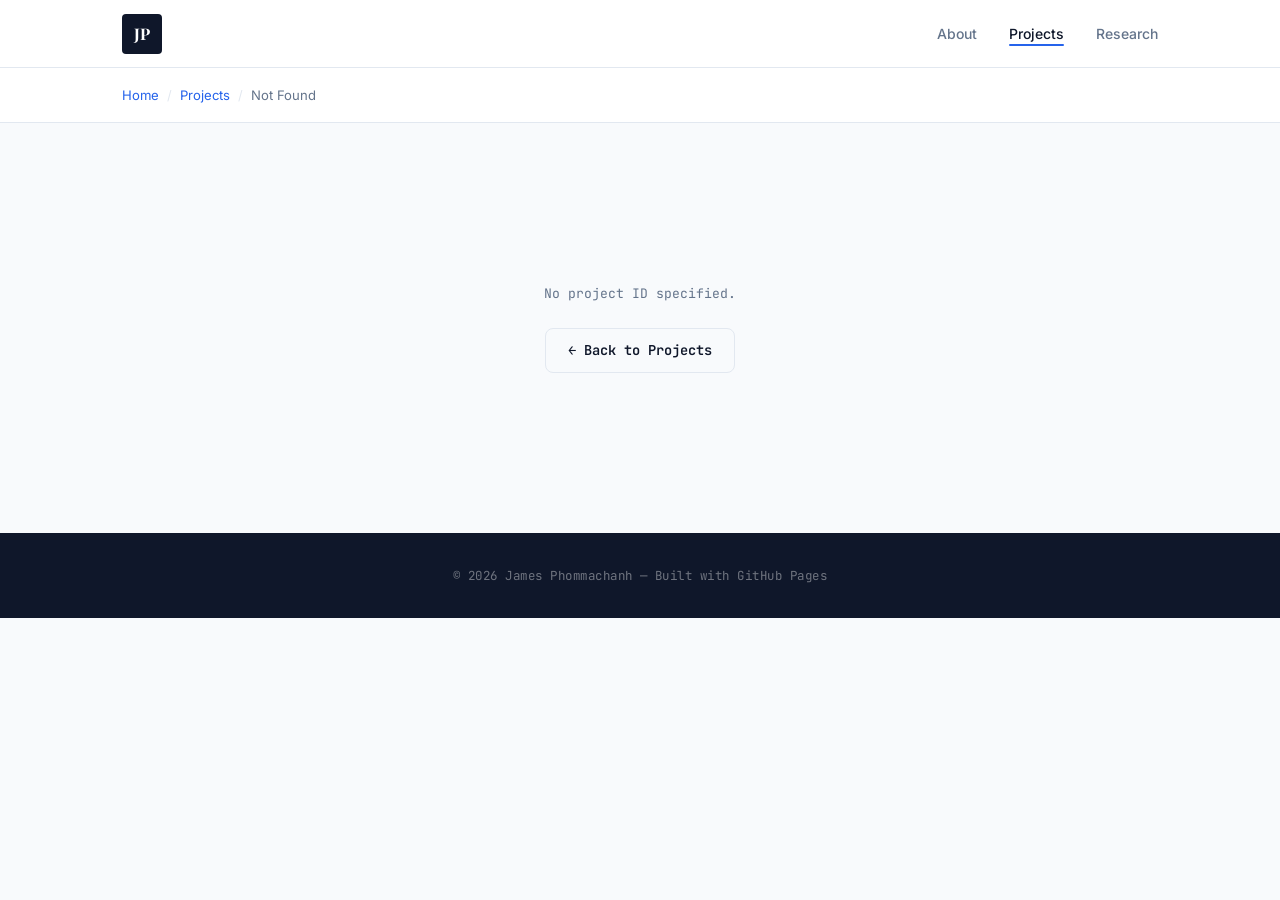
<file: project.html>
<!DOCTYPE html>
<html lang="en">
<head>
  <meta charset="UTF-8">
  <meta name="viewport" content="width=device-width, initial-scale=1.0">
  <title>Project | James Phommachanh</title>

  <link rel="preconnect" href="https://fonts.googleapis.com">
  <link rel="preconnect" href="https://fonts.gstatic.com" crossorigin>
  <link href="https://fonts.googleapis.com/css2?family=Playfair+Display:wght@400;600;700&family=Inter:wght@300;400;500;600&family=JetBrains+Mono:wght@400;500&display=swap" rel="stylesheet">

  <link rel="stylesheet" href="css/style.css">
</head>
<body>

  <!-- ===================== HEADER ===================== -->
  <header class="site-header">
    <div class="container">
      <a href="index.html" class="logo" aria-label="Home">JP</a>
      <nav class="site-nav" aria-label="Main navigation">
        <button class="nav-toggle" aria-label="Toggle menu" aria-expanded="false">
          <span></span><span></span><span></span>
        </button>
        <ul class="nav-list">
          <li><a href="index.html"    class="nav-link">About</a></li>
          <li><a href="projects.html" class="nav-link active">Projects</a></li>
          <li><a href="research.html" class="nav-link">Research</a></li>
        </ul>
      </nav>
    </div>
  </header>

  <!-- ===================== BREADCRUMB ===================== -->
  <div class="breadcrumb-bar">
    <div class="container">
      <nav class="breadcrumb" aria-label="Breadcrumb">
        <a href="index.html">Home</a>
        <span class="breadcrumb-sep">/</span>
        <a href="projects.html">Projects</a>
        <span class="breadcrumb-sep">/</span>
        <span id="bc-title">Loading…</span>
      </nav>
    </div>
  </div>

  <!-- ===================== DETAIL CONTENT ===================== -->
  <section class="detail-section">
    <div class="container">

      <!-- Content injected by project-detail.js -->
      <div id="project-detail">
        <div class="loading-state">
          <div class="spinner"></div>
          <p>Loading project…</p>
        </div>
      </div>

    </div>
  </section>

  <!-- ===================== FOOTER ===================== -->
  <footer class="site-footer">
    <div class="container">
      <p>&copy; <span id="year"></span> James Phommachanh &mdash; Built with GitHub Pages</p>
    </div>
  </footer>

  <script src="js/nav.js"></script>
  <script src="js/project-detail.js"></script>
  <script>
    document.getElementById('year').textContent = new Date().getFullYear();
  </script>
</body>
</html>
</file>
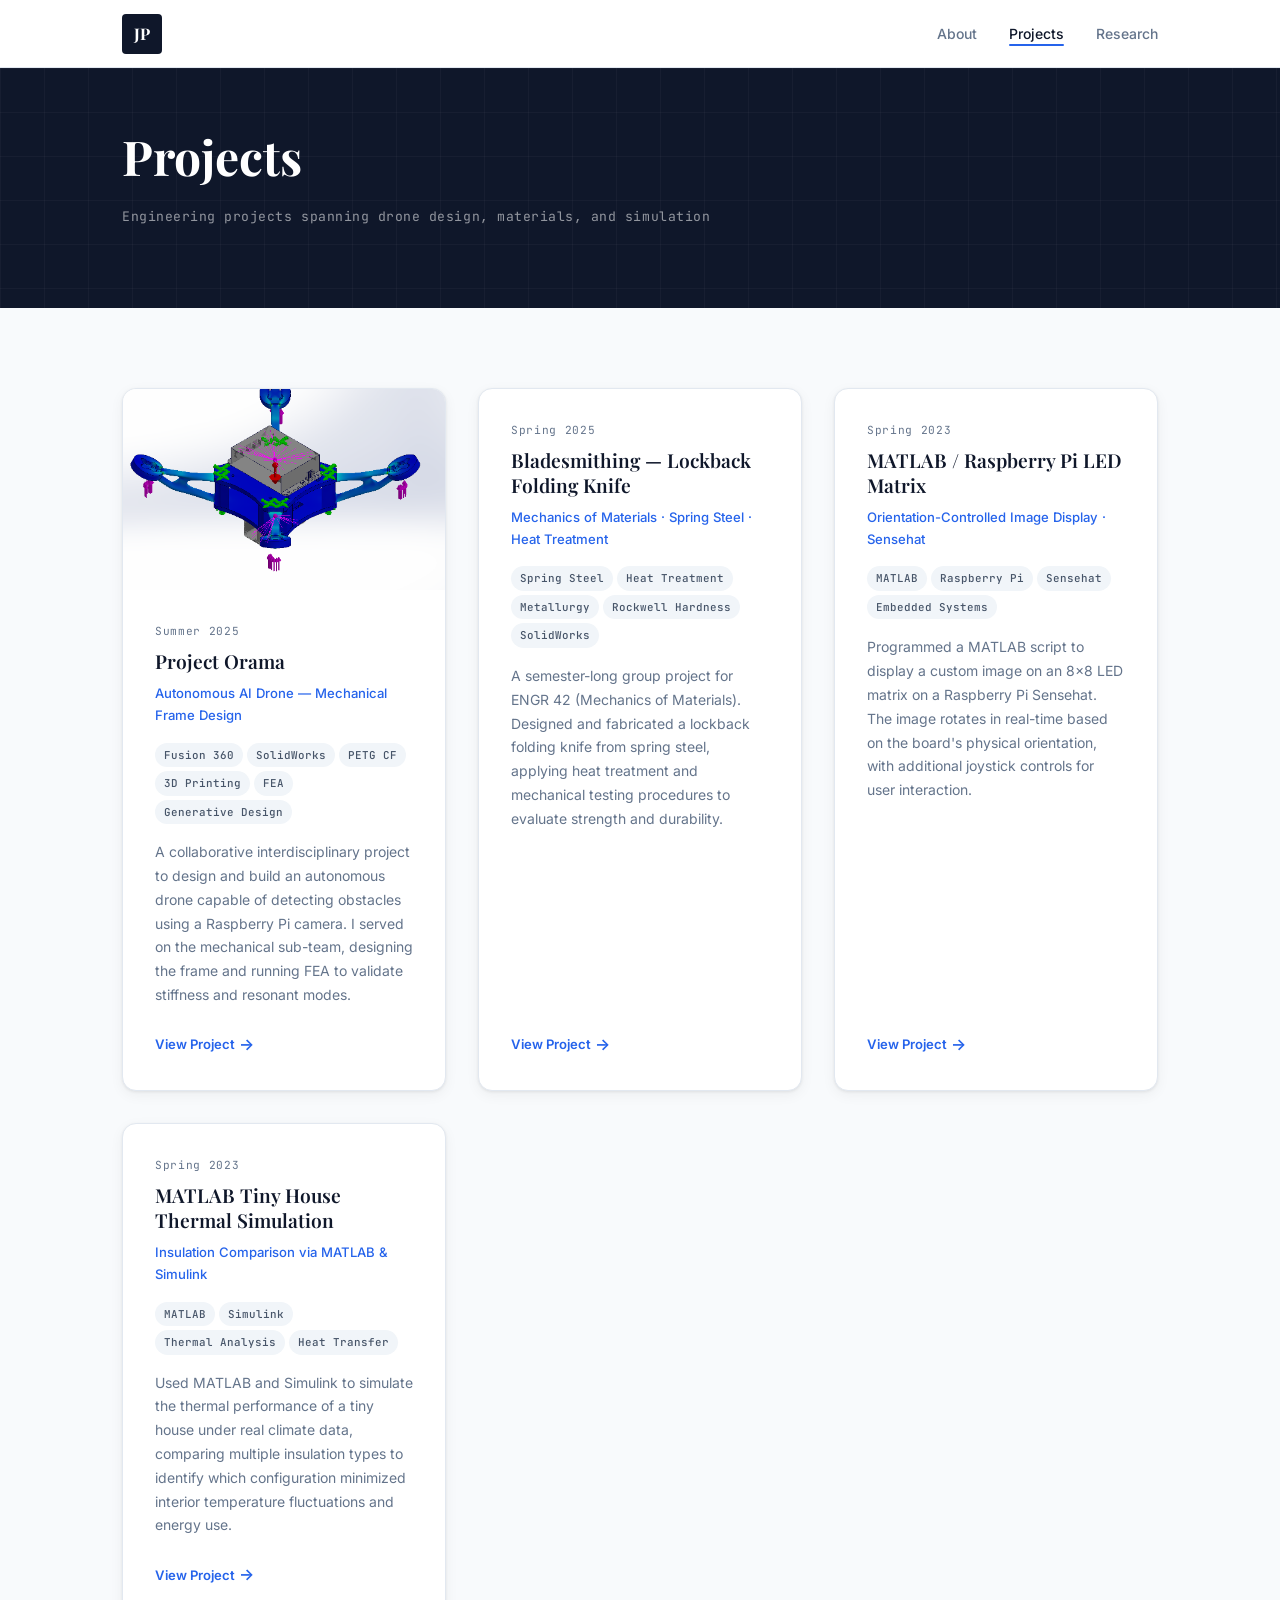
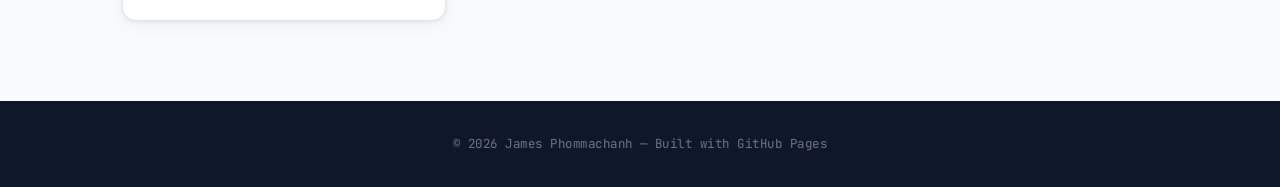
<file: projects.html>
<!DOCTYPE html>
<html lang="en">
<head>
  <meta charset="UTF-8">
  <meta name="viewport" content="width=device-width, initial-scale=1.0">
  <title>Projects | James Phommachanh</title>
  <meta name="description" content="Projects by [Your Name].">

  <link rel="preconnect" href="https://fonts.googleapis.com">
  <link rel="preconnect" href="https://fonts.gstatic.com" crossorigin>
  <link href="https://fonts.googleapis.com/css2?family=Playfair+Display:wght@400;600;700&family=Inter:wght@300;400;500;600&family=JetBrains+Mono:wght@400;500&display=swap" rel="stylesheet">

  <link rel="stylesheet" href="css/style.css">
</head>
<body>

  <!-- ===================== HEADER ===================== -->
  <header class="site-header">
    <div class="container">
      <a href="index.html" class="logo" aria-label="Home">JP</a>
      <nav class="site-nav" aria-label="Main navigation">
        <button class="nav-toggle" aria-label="Toggle menu" aria-expanded="false">
          <span></span><span></span><span></span>
        </button>
        <ul class="nav-list">
          <li><a href="index.html"    class="nav-link">About</a></li>
          <li><a href="projects.html" class="nav-link active">Projects</a></li>
          <li><a href="research.html" class="nav-link">Research</a></li>
        </ul>
      </nav>
    </div>
  </header>

  <!-- ===================== PAGE HEADER ===================== -->
  <section class="page-header">
    <div class="container">
      <h1 class="page-title">Projects</h1>
      <!-- EDIT: Customize this subtitle to match your work -->
      <p class="page-subtitle">Engineering projects spanning drone design, materials, and simulation</p>
    </div>
  </section>

  <!-- ===================== PROJECT GRID ===================== -->
  <section class="list-section">
    <div class="container">

      <!-- Cards are injected here by projects.js -->
      <div id="projects-grid" class="item-grid">
        <!-- Loading state shown while JSON is fetching -->
        <div class="loading-state" style="grid-column:1/-1;">
          <div class="spinner"></div>
          <p>Loading projects…</p>
        </div>
      </div>

    </div>
  </section>

  <!-- ===================== FOOTER ===================== -->
  <footer class="site-footer">
    <div class="container">
      <p>&copy; <span id="year"></span> James Phommachanh &mdash; Built with GitHub Pages</p>
    </div>
  </footer>

  <script src="js/nav.js"></script>
  <script src="js/projects.js"></script>
  <script>
    document.getElementById('year').textContent = new Date().getFullYear();
  </script>
</body>
</html>
</file>
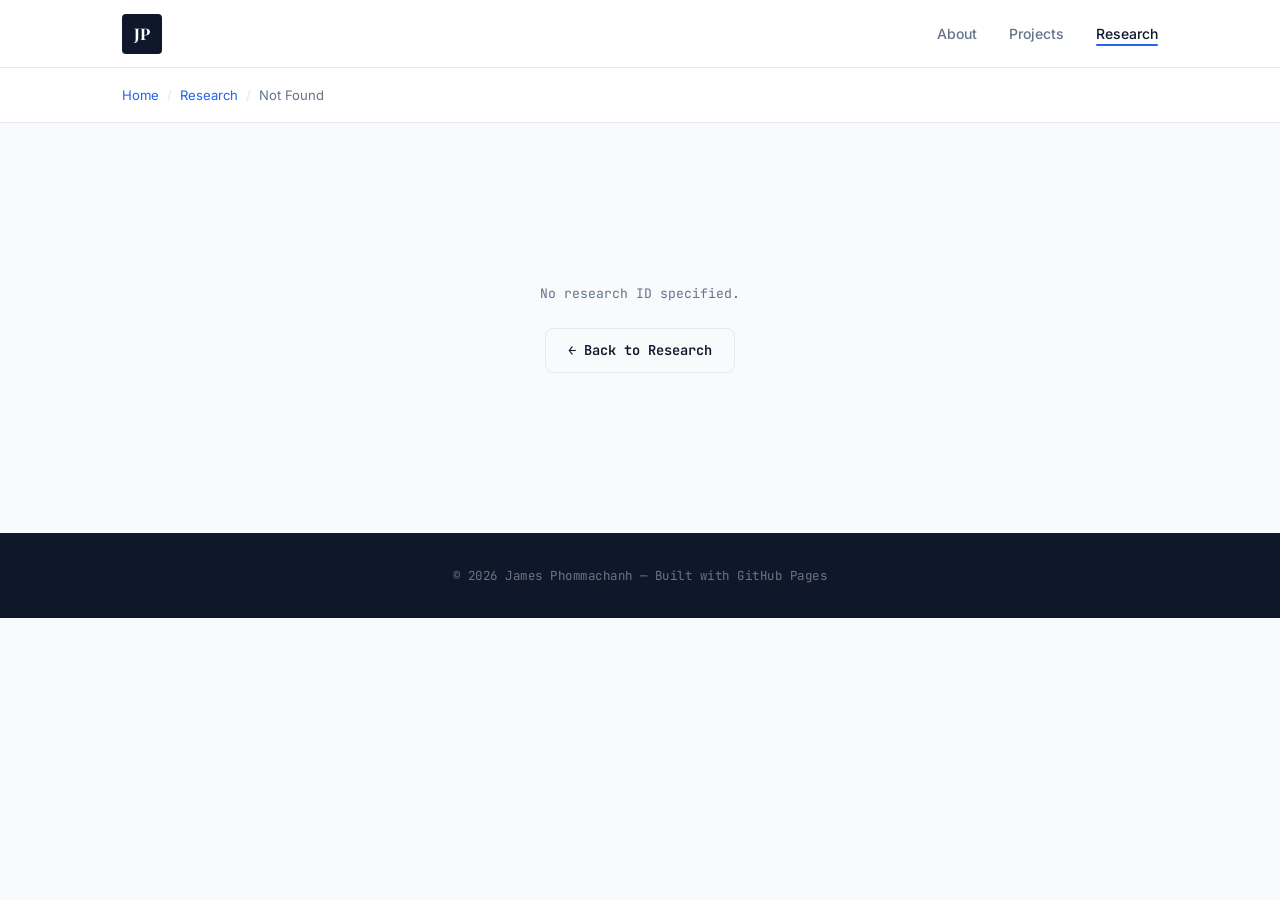
<file: research-item.html>
<!DOCTYPE html>
<html lang="en">
<head>
  <meta charset="UTF-8">
  <meta name="viewport" content="width=device-width, initial-scale=1.0">
  <title>Research | James Phommachanh</title>

  <link rel="preconnect" href="https://fonts.googleapis.com">
  <link rel="preconnect" href="https://fonts.gstatic.com" crossorigin>
  <link href="https://fonts.googleapis.com/css2?family=Playfair+Display:wght@400;600;700&family=Inter:wght@300;400;500;600&family=JetBrains+Mono:wght@400;500&display=swap" rel="stylesheet">

  <link rel="stylesheet" href="css/style.css">
</head>
<body>

  <!-- ===================== HEADER ===================== -->
  <header class="site-header">
    <div class="container">
      <a href="index.html" class="logo" aria-label="Home">JP</a>
      <nav class="site-nav" aria-label="Main navigation">
        <button class="nav-toggle" aria-label="Toggle menu" aria-expanded="false">
          <span></span><span></span><span></span>
        </button>
        <ul class="nav-list">
          <li><a href="index.html"    class="nav-link">About</a></li>
          <li><a href="projects.html" class="nav-link">Projects</a></li>
          <li><a href="research.html" class="nav-link active">Research</a></li>
        </ul>
      </nav>
    </div>
  </header>

  <!-- ===================== BREADCRUMB ===================== -->
  <div class="breadcrumb-bar">
    <div class="container">
      <nav class="breadcrumb" aria-label="Breadcrumb">
        <a href="index.html">Home</a>
        <span class="breadcrumb-sep">/</span>
        <a href="research.html">Research</a>
        <span class="breadcrumb-sep">/</span>
        <span id="bc-title">Loading…</span>
      </nav>
    </div>
  </div>

  <!-- ===================== DETAIL CONTENT ===================== -->
  <section class="detail-section">
    <div class="container">

      <!-- Content injected by research-detail.js -->
      <div id="research-detail">
        <div class="loading-state">
          <div class="spinner"></div>
          <p>Loading research item…</p>
        </div>
      </div>

    </div>
  </section>

  <!-- ===================== FOOTER ===================== -->
  <footer class="site-footer">
    <div class="container">
      <p>&copy; <span id="year"></span> James Phommachanh &mdash; Built with GitHub Pages</p>
    </div>
  </footer>

  <script src="js/nav.js"></script>
  <script src="js/research-detail.js"></script>
  <script>
    document.getElementById('year').textContent = new Date().getFullYear();
  </script>
</body>
</html>
</file>
<file: css/style.css>
/* ============================================================
   PORTFOLIO — style.css
   Shared styles for all pages
   ============================================================ */

/* 1. Design Tokens */
:root {
  /* Colors */
  --color-bg:          #F8FAFC;
  --color-surface:     #FFFFFF;
  --color-navy:        #0F172A;
  --color-blue:        #2563EB;
  --color-blue-dark:   #1D4ED8;
  --color-blue-light:  #EFF6FF;
  --color-blue-mid:    #BFDBFE;
  --color-text:        #1E293B;
  --color-muted:       #64748B;
  --color-border:      #E2E8F0;
  --color-tag-bg:      #F1F5F9;
  --color-tag-text:    #475569;

  /* Typography */
  --font-display: 'Playfair Display', Georgia, serif;
  --font-body:    'Inter', system-ui, -apple-system, sans-serif;
  --font-mono:    'JetBrains Mono', 'Fira Code', 'Courier New', monospace;

  /* Spacing */
  --sp-xs:  0.25rem;
  --sp-sm:  0.5rem;
  --sp-md:  1rem;
  --sp-lg:  1.5rem;
  --sp-xl:  2rem;
  --sp-2xl: 3rem;
  --sp-3xl: 5rem;

  /* Layout */
  --max-w:       1100px;
  --header-h:    68px;

  /* Shape */
  --r-sm:   4px;
  --r-md:   8px;
  --r-lg:   14px;
  --r-full: 9999px;

  /* Shadow */
  --shadow-sm:    0 1px 2px rgba(0,0,0,0.05);
  --shadow-md:    0 1px 3px rgba(0,0,0,0.07), 0 4px 14px rgba(0,0,0,0.05);
  --shadow-hover: 0 4px 8px rgba(0,0,0,0.07), 0 12px 24px rgba(0,0,0,0.08);

  /* Motion */
  --ease: 0.2s ease;
  --ease-slow: 0.4s ease;
}

/* 2. Reset */
*, *::before, *::after { box-sizing: border-box; margin: 0; padding: 0; }
html  { scroll-behavior: smooth; }
body  {
  font-family: var(--font-body);
  background: var(--color-bg);
  color: var(--color-text);
  line-height: 1.7;
  -webkit-font-smoothing: antialiased;
}
img   { max-width: 100%; display: block; }
a     { color: var(--color-blue); text-decoration: none; transition: color var(--ease); }
a:hover { color: var(--color-blue-dark); }
ul    { list-style: none; }

/* 3. Layout */
.container {
  max-width: var(--max-w);
  margin: 0 auto;
  padding: 0 var(--sp-xl);
}

/* ============================================================
   HEADER & NAVIGATION
   ============================================================ */
.site-header {
  position: sticky;
  top: 0;
  z-index: 200;
  height: var(--header-h);
  background: var(--color-surface);
  border-bottom: 1px solid var(--color-border);
  display: flex;
  align-items: center;
}

.site-header .container {
  display: flex;
  align-items: center;
  justify-content: space-between;
  width: 100%;
}

.logo {
  font-family: var(--font-display);
  font-weight: 700;
  font-size: 1rem;
  background: var(--color-navy);
  color: #fff;
  width: 40px;
  height: 40px;
  display: flex;
  align-items: center;
  justify-content: center;
  border-radius: var(--r-sm);
  letter-spacing: 0.03em;
  transition: background var(--ease);
}
.logo:hover { background: var(--color-blue); color: #fff; }

.site-nav { display: flex; align-items: center; }

.nav-list {
  display: flex;
  align-items: center;
  gap: var(--sp-xl);
}

.nav-link {
  font-size: 0.875rem;
  font-weight: 500;
  color: var(--color-muted);
  position: relative;
  padding-bottom: 2px;
  transition: color var(--ease);
}
.nav-link::after {
  content: '';
  position: absolute;
  bottom: -2px;
  left: 0;
  height: 2px;
  width: 0;
  background: var(--color-blue);
  border-radius: var(--r-full);
  transition: width var(--ease);
}
.nav-link:hover,
.nav-link.active { color: var(--color-navy); }
.nav-link.active::after,
.nav-link:hover::after { width: 100%; }

/* Hamburger (mobile) */
.nav-toggle {
  display: none;
  flex-direction: column;
  gap: 5px;
  background: none;
  border: none;
  cursor: pointer;
  padding: 8px;
  position: relative;
  z-index: 300;
}
.nav-toggle span {
  display: block;
  width: 22px;
  height: 2px;
  background: var(--color-navy);
  border-radius: var(--r-full);
  transition: transform var(--ease), opacity var(--ease);
}
.nav-toggle.open span:nth-child(1) { transform: translateY(7px) rotate(45deg); background:#fff; }
.nav-toggle.open span:nth-child(2) { opacity: 0; }
.nav-toggle.open span:nth-child(3) { transform: translateY(-7px) rotate(-45deg); background:#fff; }

/* ============================================================
   HERO (About page)
   ============================================================ */
.hero {
  background: var(--color-navy);
  padding: var(--sp-3xl) 0;
  overflow: hidden;
  position: relative;
}
.hero::before {
  content: '';
  position: absolute;
  inset: 0;
  background-image:
    linear-gradient(rgba(255,255,255,0.03) 1px, transparent 1px),
    linear-gradient(90deg, rgba(255,255,255,0.03) 1px, transparent 1px);
  background-size: 44px 44px;
  pointer-events: none;
}

.hero-inner {
  display: flex;
  align-items: center;
  gap: var(--sp-3xl);
  position: relative;
  z-index: 1;
}

/* --- Profile Photo --- */
.hero-photo { flex-shrink: 0; }

.photo-frame {
  width: 190px;
  height: 190px;
  border-radius: 50%;
  overflow: hidden;
  border: 4px solid rgba(255,255,255,0.12);
  outline: 2px solid var(--color-blue);
  outline-offset: 4px;
}
.photo-frame img {
  width: 100%;
  height: 100%;
  object-fit: cover;
}
.photo-placeholder {
  width: 100%;
  height: 100%;
  background: rgba(255,255,255,0.06);
  display: flex;
  flex-direction: column;
  align-items: center;
  justify-content: center;
  gap: var(--sp-sm);
  color: rgba(255,255,255,0.45);
  font-family: var(--font-mono);
  font-size: 0.68rem;
  text-align: center;
  padding: var(--sp-lg);
  line-height: 1.5;
}
.photo-placeholder svg { margin-bottom: var(--sp-xs); opacity: 0.5; }

/* --- Hero Text --- */
.hero-text { color: #fff; }
.hero-eyebrow {
  font-family: var(--font-mono);
  font-size: 0.78rem;
  color: var(--color-blue-mid);
  letter-spacing: 0.14em;
  text-transform: uppercase;
  margin-bottom: var(--sp-sm);
}
.hero-name {
  font-family: var(--font-display);
  font-size: clamp(2.4rem, 5vw, 3.8rem);
  font-weight: 700;
  line-height: 1.1;
  margin-bottom: var(--sp-md);
  color: #fff;
}

/* SIGNATURE: animated underline draws left→right on load */
.name-underline { display: inline-block; position: relative; }
.name-underline::after {
  content: '';
  position: absolute;
  bottom: -6px;
  left: 0;
  height: 3px;
  width: 100%;
  background: var(--color-blue);
  border-radius: var(--r-full);
  transform: scaleX(0);
  transform-origin: left center;
  animation: drawUnderline 0.8s cubic-bezier(.16,1,.3,1) 0.4s forwards;
}
@keyframes drawUnderline { to { transform: scaleX(1); } }

.hero-role {
  font-size: 1rem;
  color: rgba(255,255,255,0.6);
  font-weight: 400;
}

/* ============================================================
   ABOUT SECTION
   ============================================================ */
.about-section { padding: var(--sp-3xl) 0; }

.about-grid {
  display: grid;
  grid-template-columns: 1fr 290px;
  gap: var(--sp-3xl);
  align-items: start;
}

.section-heading {
  font-family: var(--font-display);
  font-size: 1.75rem;
  font-weight: 600;
  color: var(--color-navy);
  margin-bottom: var(--sp-xl);
  padding-bottom: var(--sp-md);
  border-bottom: 2px solid var(--color-blue-light);
}

.about-content p {
  font-size: 1.03rem;
  line-height: 1.85;
  color: var(--color-text);
  margin-bottom: var(--sp-lg);
}
.about-content p:last-child { margin-bottom: 0; }

/* Sidebar Info Cards */
.info-card {
  background: var(--color-surface);
  border: 1px solid var(--color-border);
  border-radius: var(--r-lg);
  padding: var(--sp-xl);
  box-shadow: var(--shadow-sm);
  margin-bottom: var(--sp-lg);
}
.info-card:last-child { margin-bottom: 0; }

.card-label {
  font-family: var(--font-mono);
  font-size: 0.68rem;
  font-weight: 500;
  color: var(--color-muted);
  text-transform: uppercase;
  letter-spacing: 0.12em;
  margin-bottom: var(--sp-lg);
}

.info-list { display: flex; flex-direction: column; gap: var(--sp-md); }
.info-list li { display: flex; flex-direction: column; gap: 2px; }
.info-key {
  font-family: var(--font-mono);
  font-size: 0.68rem;
  text-transform: uppercase;
  letter-spacing: 0.08em;
  color: var(--color-muted);
}
.info-val {
  font-size: 0.9rem;
  font-weight: 500;
  color: var(--color-text);
}
.info-val.link { color: var(--color-blue); }

.social-list { display: flex; flex-direction: column; gap: var(--sp-sm); }
.social-link {
  display: inline-flex;
  align-items: center;
  gap: var(--sp-sm);
  font-size: 0.875rem;
  font-weight: 500;
  color: var(--color-text);
  transition: color var(--ease), transform var(--ease);
}
.social-link:hover { color: var(--color-blue); transform: translateX(4px); }
.social-link::before { content: '→'; color: var(--color-blue); font-size: 0.78rem; }

/* ============================================================
   PAGE HEADER (Projects, Research inner pages)
   ============================================================ */
.page-header {
  background: var(--color-navy);
  padding: var(--sp-2xl) 0 var(--sp-3xl);
  position: relative;
  overflow: hidden;
}
.page-header::before {
  content: '';
  position: absolute;
  inset: 0;
  background-image:
    linear-gradient(rgba(255,255,255,0.03) 1px, transparent 1px),
    linear-gradient(90deg, rgba(255,255,255,0.03) 1px, transparent 1px);
  background-size: 44px 44px;
  pointer-events: none;
}
.page-header .container { position: relative; z-index: 1; }
.page-title {
  font-family: var(--font-display);
  font-size: clamp(2rem, 4vw, 3rem);
  font-weight: 700;
  color: #fff;
  margin-bottom: var(--sp-sm);
}
.page-subtitle {
  font-family: var(--font-mono);
  font-size: 0.82rem;
  color: rgba(255,255,255,0.55);
  letter-spacing: 0.04em;
}

/* ============================================================
   ITEM GRID (Projects & Research listing)
   ============================================================ */
.list-section { padding: var(--sp-3xl) 0; }

.item-grid {
  display: grid;
  grid-template-columns: repeat(auto-fill, minmax(310px, 1fr));
  gap: var(--sp-xl);
}

/* Card */
.item-card {
  background: var(--color-surface);
  border: 1px solid var(--color-border);
  border-radius: var(--r-lg);
  box-shadow: var(--shadow-md);
  display: flex;
  flex-direction: column;
  overflow: hidden;
  transition: transform var(--ease), box-shadow var(--ease);
}
.item-card:hover {
  transform: translateY(-4px);
  box-shadow: var(--shadow-hover);
}

.card-image-wrap {
  width: 100%;
  aspect-ratio: 16 / 10;
  overflow: hidden;
  background: var(--color-tag-bg);
}
.card-image-wrap img {
  width: 100%;
  height: 100%;
  object-fit: cover;
  transition: transform 0.4s ease;
}
.item-card:hover .card-image-wrap img { transform: scale(1.04); }

.card-body {
  padding: var(--sp-xl);
  display: flex;
  flex-direction: column;
  flex: 1;
}

.card-date {
  font-family: var(--font-mono);
  font-size: 0.7rem;
  color: var(--color-muted);
  letter-spacing: 0.06em;
  margin-bottom: var(--sp-sm);
}
.card-title {
  font-family: var(--font-display);
  font-size: 1.2rem;
  font-weight: 600;
  color: var(--color-navy);
  line-height: 1.3;
  margin-bottom: var(--sp-sm);
}
.card-subtitle {
  font-size: 0.82rem;
  color: var(--color-blue);
  font-weight: 500;
  margin-bottom: var(--sp-md);
}

.card-tags {
  display: flex;
  flex-wrap: wrap;
  gap: var(--sp-xs);
  margin-bottom: var(--sp-md);
}
.tag {
  font-family: var(--font-mono);
  font-size: 0.68rem;
  font-weight: 500;
  background: var(--color-tag-bg);
  color: var(--color-tag-text);
  padding: 3px 9px;
  border-radius: var(--r-full);
}

.card-summary {
  font-size: 0.875rem;
  color: var(--color-muted);
  line-height: 1.7;
  flex: 1;
  margin-bottom: var(--sp-lg);
}

.card-cta {
  display: inline-flex;
  align-items: center;
  gap: 4px;
  font-size: 0.82rem;
  font-weight: 600;
  color: var(--color-blue);
  margin-top: auto;
  transition: gap var(--ease), color var(--ease);
}
.card-cta:hover { gap: 8px; color: var(--color-blue-dark); }
.card-cta .arrow { font-size: 1rem; }

/* ============================================================
   DETAIL PAGE
   ============================================================ */
.breadcrumb-bar {
  background: var(--color-surface);
  border-bottom: 1px solid var(--color-border);
  padding: var(--sp-md) 0;
}
.breadcrumb {
  display: flex;
  align-items: center;
  gap: var(--sp-sm);
  font-size: 0.82rem;
  color: var(--color-muted);
}
.breadcrumb a { color: var(--color-blue); }
.breadcrumb-sep { color: var(--color-border); }

.detail-section { padding: var(--sp-3xl) 0; }

.detail-layout {
  display: grid;
  grid-template-columns: 1fr 260px;
  gap: var(--sp-3xl);
  align-items: start;
}

.detail-date {
  font-family: var(--font-mono);
  font-size: 0.75rem;
  color: var(--color-muted);
  margin-bottom: var(--sp-md);
  letter-spacing: 0.06em;
}
.detail-title {
  font-family: var(--font-display);
  font-size: clamp(1.8rem, 4vw, 2.8rem);
  font-weight: 700;
  color: var(--color-navy);
  line-height: 1.2;
  margin-bottom: var(--sp-md);
}
.detail-subtitle {
  font-size: 1rem;
  color: var(--color-blue);
  font-weight: 500;
  margin-bottom: var(--sp-lg);
}

.detail-description {
  font-size: 1.03rem;
  line-height: 1.85;
  color: var(--color-text);
  margin-bottom: var(--sp-2xl);
}
.detail-description p { margin-bottom: var(--sp-lg); }
.detail-description p:last-child { margin-bottom: 0; }

/* Hero image at top of detail page */
.detail-hero-image {
  width: 100%;
  border-radius: var(--r-lg);
  overflow: hidden;
  margin-bottom: var(--sp-2xl);
  box-shadow: var(--shadow-md);
  background: var(--color-tag-bg);
}
.detail-hero-image img {
  width: 100%;
  max-height: 460px;
  object-fit: cover;
  display: block;
}

/* Photo gallery grid */
.gallery-block { margin-bottom: var(--sp-2xl); }
.gallery-label {
  font-family: var(--font-mono);
  font-size: 0.68rem;
  text-transform: uppercase;
  letter-spacing: 0.1em;
  color: var(--color-muted);
  margin-bottom: var(--sp-md);
}
.gallery-grid {
  display: grid;
  grid-template-columns: repeat(auto-fill, minmax(220px, 1fr));
  gap: var(--sp-md);
}
.gallery-item {
  border: 1px solid var(--color-border);
  border-radius: var(--r-md);
  overflow: hidden;
  background: var(--color-surface);
  box-shadow: var(--shadow-sm);
}
.gallery-item img,
.gallery-item video {
  width: 100%;
  aspect-ratio: 4 / 3;
  object-fit: cover;
  display: block;
  cursor: zoom-in;
  transition: transform var(--ease);
  background: var(--color-tag-bg);
  /* keeps the cell the right size even when image fails to load */
  min-height: 160px;
}
.gallery-item img[src=""],
.gallery-item img:not([src]) {
  background: var(--color-tag-bg);
}
.gallery-item img:hover,
.gallery-item video:hover { transform: scale(1.03); }

/* Video badge overlay */
.gallery-item { position: relative; }
.gallery-video-badge {
  position: absolute;
  top: 8px;
  left: 8px;
  background: rgba(15, 23, 42, 0.75);
  color: #fff;
  font-family: var(--font-mono);
  font-size: 0.62rem;
  font-weight: 500;
  letter-spacing: 0.08em;
  padding: 3px 8px;
  border-radius: var(--r-full);
  pointer-events: none;
  z-index: 2;
}

/* Broken image placeholder */
.gallery-broken {
  width: 100%;
  aspect-ratio: 4 / 3;
  min-height: 160px;
  background: var(--color-tag-bg);
  display: flex;
  flex-direction: column;
  align-items: center;
  justify-content: center;
  gap: var(--sp-sm);
  color: var(--color-muted);
  font-family: var(--font-mono);
  font-size: 0.7rem;
}

.gallery-caption {
  font-size: 0.78rem;
  color: var(--color-muted);
  padding: var(--sp-sm) var(--sp-md);
  border-top: 1px solid var(--color-border);
}

/* Lightbox */
.lightbox-overlay {
  position: fixed;
  inset: 0;
  background: rgba(15, 23, 42, 0.92);
  display: none;
  align-items: center;
  justify-content: center;
  z-index: 500;
  padding: var(--sp-xl);
  cursor: zoom-out;
}
.lightbox-overlay.open { display: flex; }
.lightbox-overlay img,
.lightbox-overlay video {
  max-width: 100%;
  max-height: 85vh;
  border-radius: var(--r-md);
  box-shadow: 0 20px 60px rgba(0,0,0,0.5);
  cursor: default;
}
.lightbox-overlay video { cursor: default; background: #000; }
.lightbox-close {
  position: absolute;
  top: var(--sp-xl);
  right: var(--sp-xl);
  background: rgba(255,255,255,0.1);
  border: none;
  color: #fff;
  width: 38px;
  height: 38px;
  border-radius: 50%;
  font-size: 1.2rem;
  cursor: pointer;
  display: flex;
  align-items: center;
  justify-content: center;
  z-index: 510;
}
.lightbox-close:hover { background: rgba(255,255,255,0.2); }

.highlights-block {
  background: var(--color-blue-light);
  border-left: 3px solid var(--color-blue);
  border-radius: 0 var(--r-md) var(--r-md) 0;
  padding: var(--sp-xl);
  margin-bottom: var(--sp-2xl);
}
.highlights-label {
  font-family: var(--font-mono);
  font-size: 0.68rem;
  text-transform: uppercase;
  letter-spacing: 0.1em;
  color: var(--color-blue);
  margin-bottom: var(--sp-md);
}
.highlights-list { display: flex; flex-direction: column; gap: var(--sp-sm); }
.highlights-list li {
  display: flex;
  align-items: flex-start;
  gap: var(--sp-sm);
  font-size: 0.925rem;
  color: var(--color-text);
}
.highlights-list li::before {
  content: '✓';
  color: var(--color-blue);
  font-weight: 700;
  flex-shrink: 0;
  margin-top: 2px;
}

/* Buttons */
.btn-row { display: flex; flex-wrap: wrap; gap: var(--sp-md); margin-top: var(--sp-xl); }
.btn {
  display: inline-flex;
  align-items: center;
  gap: var(--sp-sm);
  padding: 10px 22px;
  border-radius: var(--r-md);
  font-size: 0.855rem;
  font-weight: 600;
  border: none;
  cursor: pointer;
  transition: all var(--ease);
}
.btn-primary { background: var(--color-blue); color: #fff; }
.btn-primary:hover { background: var(--color-blue-dark); color: #fff; transform: translateY(-1px); }
.btn-outline {
  background: transparent;
  color: var(--color-navy);
  border: 1.5px solid var(--color-border);
}
.btn-outline:hover { border-color: var(--color-blue); color: var(--color-blue); transform: translateY(-1px); }

/* Detail sidebar */
.detail-sidebar .info-card { margin-bottom: var(--sp-lg); }

/* ============================================================
   PROJECT DETAIL — 4-SECTION FORMAT
   ============================================================ */
.project-section {
  margin-bottom: var(--sp-3xl);
  padding-bottom: var(--sp-3xl);
  border-bottom: 1px solid var(--color-border);
}
.project-section:last-of-type {
  border-bottom: none;
  margin-bottom: 0;
  padding-bottom: 0;
}

.project-section-heading {
  display: flex;
  align-items: baseline;
  gap: var(--sp-md);
  margin-bottom: var(--sp-xl);
}
.project-section-num {
  font-family: var(--font-mono);
  font-size: 0.72rem;
  font-weight: 500;
  color: var(--color-blue);
  letter-spacing: 0.1em;
  flex-shrink: 0;
}
.project-section-title {
  font-family: var(--font-display);
  font-size: 1.3rem;
  font-weight: 600;
  color: var(--color-navy);
  padding-bottom: var(--sp-sm);
  border-bottom: 2px solid var(--color-blue-light);
  flex: 1;
}

/* Design Goals list */
.goals-list {
  display: flex;
  flex-direction: column;
  gap: var(--sp-md);
}
.goals-list li {
  display: flex;
  align-items: flex-start;
  gap: var(--sp-md);
  font-size: 0.95rem;
  line-height: 1.7;
  color: var(--color-text);
}
.goals-list li::before {
  content: '';
  flex-shrink: 0;
  width: 7px;
  height: 7px;
  border: 2px solid var(--color-blue);
  border-radius: 50%;
  margin-top: 8px;
}

/* Design Process text */
.process-text {
  font-size: 1rem;
  line-height: 1.85;
  color: var(--color-text);
  margin-bottom: var(--sp-xl);
}
.process-text p { margin-bottom: var(--sp-lg); }
.process-text p:last-child { margin-bottom: 0; }

/* Challenges list */
.challenges-list {
  display: flex;
  flex-direction: column;
  gap: var(--sp-md);
  margin-bottom: var(--sp-xl);
}
.challenges-list li {
  display: flex;
  align-items: flex-start;
  gap: var(--sp-md);
  font-size: 0.95rem;
  line-height: 1.7;
  color: var(--color-text);
  padding: var(--sp-md) var(--sp-lg);
  background: #FFF7ED;
  border-left: 3px solid #F97316;
  border-radius: 0 var(--r-md) var(--r-md) 0;
}
.challenges-list li::before {
  content: '!';
  flex-shrink: 0;
  font-family: var(--font-mono);
  font-size: 0.7rem;
  font-weight: 700;
  color: #F97316;
  margin-top: 2px;
}

/* Reflection two-column sub-sections */
.reflection-grid {
  display: grid;
  grid-template-columns: 1fr 1fr;
  gap: var(--sp-xl);
}
.reflection-block { }
.reflection-sub-label {
  font-family: var(--font-mono);
  font-size: 0.68rem;
  text-transform: uppercase;
  letter-spacing: 0.1em;
  color: var(--color-muted);
  margin-bottom: var(--sp-md);
}
.reflection-list {
  display: flex;
  flex-direction: column;
  gap: var(--sp-sm);
}
.reflection-list li {
  display: flex;
  align-items: flex-start;
  gap: var(--sp-sm);
  font-size: 0.9rem;
  line-height: 1.7;
  color: var(--color-text);
}
.reflection-list.learned li::before {
  content: '✓';
  color: #16A34A;
  font-weight: 700;
  flex-shrink: 0;
  margin-top: 2px;
}
.reflection-list.improvements li::before {
  content: '↗';
  color: var(--color-blue);
  font-weight: 700;
  flex-shrink: 0;
  margin-top: 2px;
}

@media (max-width: 768px) {
  .reflection-grid { grid-template-columns: 1fr; }
}

/* ============================================================
   PROJECT DETAIL SECTIONS
   ============================================================ */
.loading-state {
  text-align: center;
  padding: var(--sp-3xl) 0;
}
.spinner {
  width: 34px;
  height: 34px;
  border: 3px solid var(--color-border);
  border-top-color: var(--color-blue);
  border-radius: 50%;
  animation: spin 0.7s linear infinite;
  margin: 0 auto var(--sp-md);
}
@keyframes spin { to { transform: rotate(360deg); } }
.loading-state p { font-family: var(--font-mono); font-size: 0.8rem; color: var(--color-muted); }

.empty-state {
  text-align: center;
  padding: var(--sp-3xl) 0;
  font-family: var(--font-mono);
  font-size: 0.82rem;
  color: var(--color-muted);
}

.error-state {
  background: #FEF2F2;
  border: 1px solid #FCA5A5;
  border-radius: var(--r-md);
  padding: var(--sp-xl);
  color: #991B1B;
  font-size: 0.9rem;
  text-align: center;
}

/* ============================================================
   FOOTER
   ============================================================ */
.site-footer {
  background: var(--color-navy);
  color: rgba(255,255,255,0.4);
  padding: var(--sp-xl) 0;
  text-align: center;
  font-family: var(--font-mono);
  font-size: 0.78rem;
  letter-spacing: 0.04em;
}
.site-footer a { color: rgba(255,255,255,0.55); }
.site-footer a:hover { color: rgba(255,255,255,0.85); }

/* ============================================================
   RESPONSIVE
   ============================================================ */
@media (max-width: 768px) {
  .nav-toggle { display: flex; }

  .nav-list {
    position: fixed;
    inset: 0;
    background: var(--color-navy);
    flex-direction: column;
    justify-content: center;
    align-items: center;
    gap: var(--sp-2xl);
    opacity: 0;
    pointer-events: none;
    transition: opacity var(--ease-slow);
    z-index: 250;
  }
  .nav-list.open { opacity: 1; pointer-events: all; }
  .nav-list .nav-link { font-size: 1.4rem; color: rgba(255,255,255,0.7); }
  .nav-list .nav-link:hover,
  .nav-list .nav-link.active { color: #fff; }
  .nav-list .nav-link::after { background: #fff; }

  .hero { padding: var(--sp-2xl) 0; }
  .hero-inner { flex-direction: column; text-align: center; gap: var(--sp-xl); }
  .photo-frame { width: 150px; height: 150px; }

  .about-grid { grid-template-columns: 1fr; }
  .detail-layout { grid-template-columns: 1fr; }
  .item-grid { grid-template-columns: 1fr; }
  .container { padding: 0 var(--sp-lg); }
}

@media (prefers-reduced-motion: reduce) {
  .name-underline::after { animation: none; transform: scaleX(1); }
  .spinner { animation: none; border-top-color: var(--color-blue); }
  * { transition-duration: 0.01ms !important; }
}
</file>
